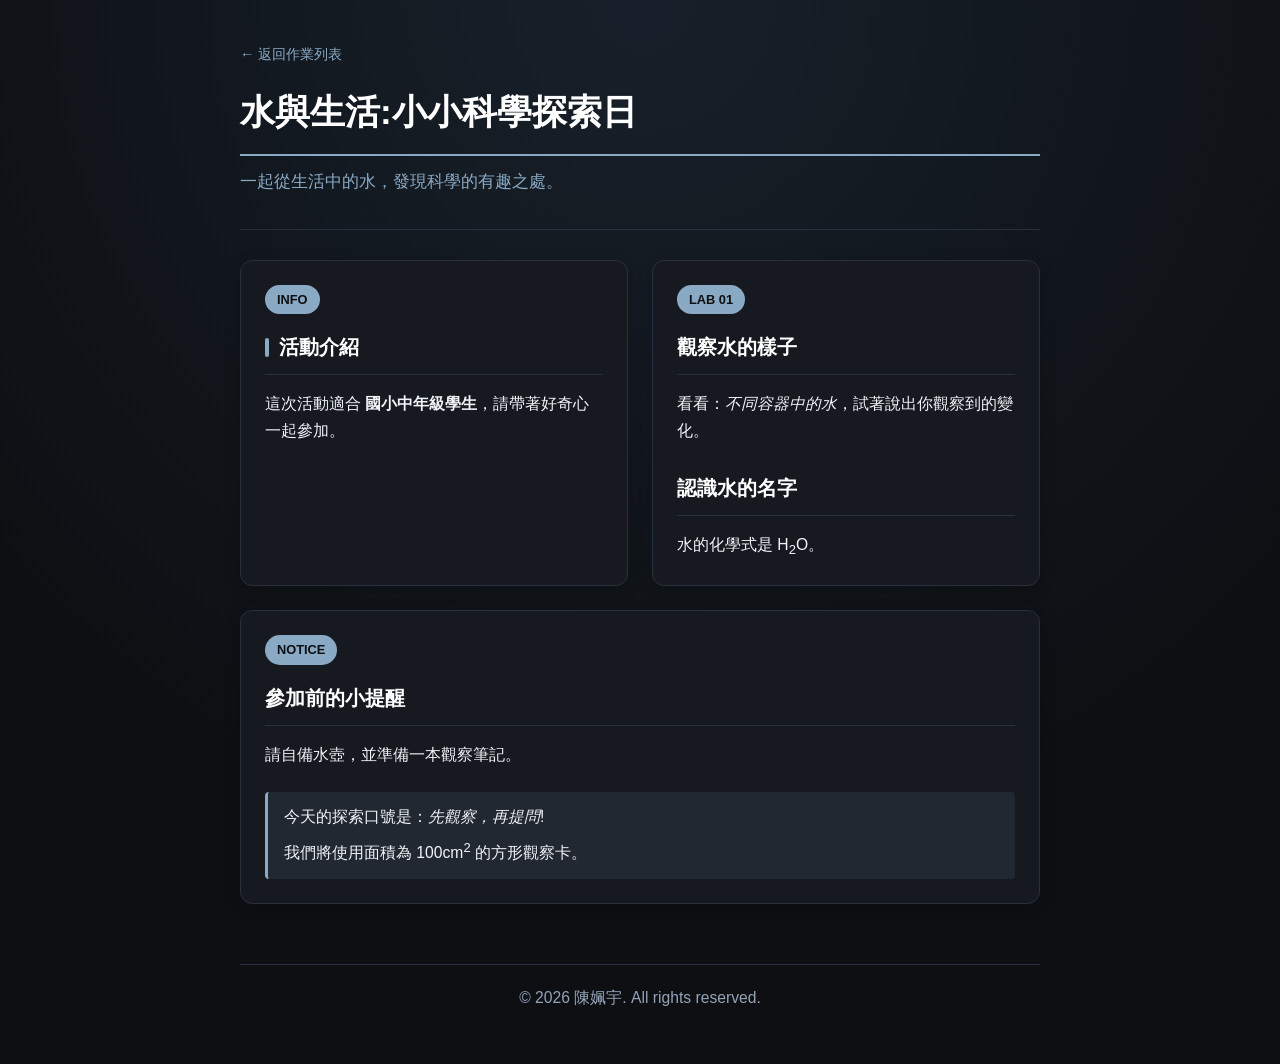
<file: 01-html-text-11317045.html>
<!DOCTYPE html>
<html lang="zh-Hant">
<head>
  <meta charset="UTF-8">
  <meta name="viewport" content="width=device-width, initial-scale=1.0">
  <title>水與生活:小小科學探索日</title>
  <link rel="stylesheet" href="style.css">
  <style>
    /* 學習單卡片網格佈局 */
    .worksheet-grid {
      display: grid;
      grid-template-columns: repeat(auto-fit, minmax(300px, 1fr));
      gap: 24px;
      margin-top: 24px;
    }

    /* 任務卡片樣式 */
    .task-card {
      background: var(--bg-card);
      border: 1px solid var(--border-color);
      border-radius: var(--radius-md);
      padding: 24px;
      display: flex;
      flex-direction: column;
      gap: 16px;
      box-shadow: 0 4px 15px rgba(0, 0, 0, 0.2);
    }

    /* 任務標籤 */
    .task-badge {
      display: inline-block;
      background: var(--color-primary);
      color: var(--bg-dark);
      font-size: 0.8rem;
      font-weight: bold;
      padding: 4px 12px;
      border-radius: 20px;
      align-self: flex-start;
    }

    .task-card h2, .task-card h3 {
      color: #ffffff;
      margin: 0;
      font-size: 1.25rem;
      border-bottom: 1px solid var(--border-color);
      padding-bottom: 10px;
    }

    .task-card p {
      color: var(--text-sub);
      line-height: 1.7;
      margin: 0;
    }

    /* 強調重點區塊 */
    .highlight-box {
      background: rgba(138, 169, 196, 0.1);
      border-left: 3px solid var(--color-primary);
      padding: 12px 16px;
      border-radius: 4px;
      margin-top: 8px;
    }

    /* 橫跨全寬的滿版卡片 */
    .task-card.full-width {
      grid-column: 1 / -1;
    }
  </style>
</head>
<body>
  <div class="container">
    
    <!-- 頂部頁籤與主標題 -->
    <header style="margin-bottom: 30px; border-bottom: 1px solid var(--border-color); padding-bottom: 20px;">
      <a href="homework.html" style="color: var(--color-primary); text-decoration: none; font-size: 0.9rem;">&larr; 返回作業列表</a>
      <h1 style="margin-top: 15px; font-size: 2.2rem; color: #ffffff;">水與生活:小小科學探索日</h1>
      <p style="color: var(--color-primary); font-size: 1.05rem; margin-top: 8px;">一起從生活中的水，發現科學的有趣之處。</p>
    </header>

    <!-- 學習單/探索任務看板網格 -->
    <div class="worksheet-grid">

      <!-- 卡片 1：活動介紹 -->
      <div class="task-card">
        <span class="task-badge">INFO</span>
        <h2>活動介紹</h2>
        <p>這次活動適合 <b>國小中年級學生</b>，請帶著好奇心一起參加。</p>
      </div>

      <!-- 卡片 2：科學探索任務 -->
      <div class="task-card">
        <span class="task-badge">LAB 01</span>
        <h3>觀察水的樣子</h3>
        <p>看看：<i>不同容器中的水</i>，試著說出你觀察到的變化。</p>

        <h3 style="margin-top: 10px;">認識水的名字</h3>
        <p>水的化學式是 H<sub>2</sub>O。</p>
      </div>

      <!-- 卡片 3：行前提醒與注意事項（橫跨全寬） -->
      <div class="task-card full-width">
        <span class="task-badge">NOTICE</span>
        <h3>參加前的小提醒</h3>
        <p>請自備水壺，並準備一本觀察筆記。</p>
        
        <div class="highlight-box">
          <p>今天的探索口號是：<i>先觀察，再提問</i>!</p>
          <p style="margin-top: 6px;">我們將使用面積為 100cm<sup>2</sup> 的方形觀察卡。</p>
        </div>
      </div>

    </div>

    <!-- 頁尾 -->
    <footer style="margin-top: 60px; text-align: center; color: var(--text-sub); font-size: 0.85rem; padding-top: 20px; border-top: 1px solid var(--border-color);">
      <p>&copy; 2026 陳姵宇. All rights reserved.</p>
    </footer>

  </div>
</body>
</html>
</file>
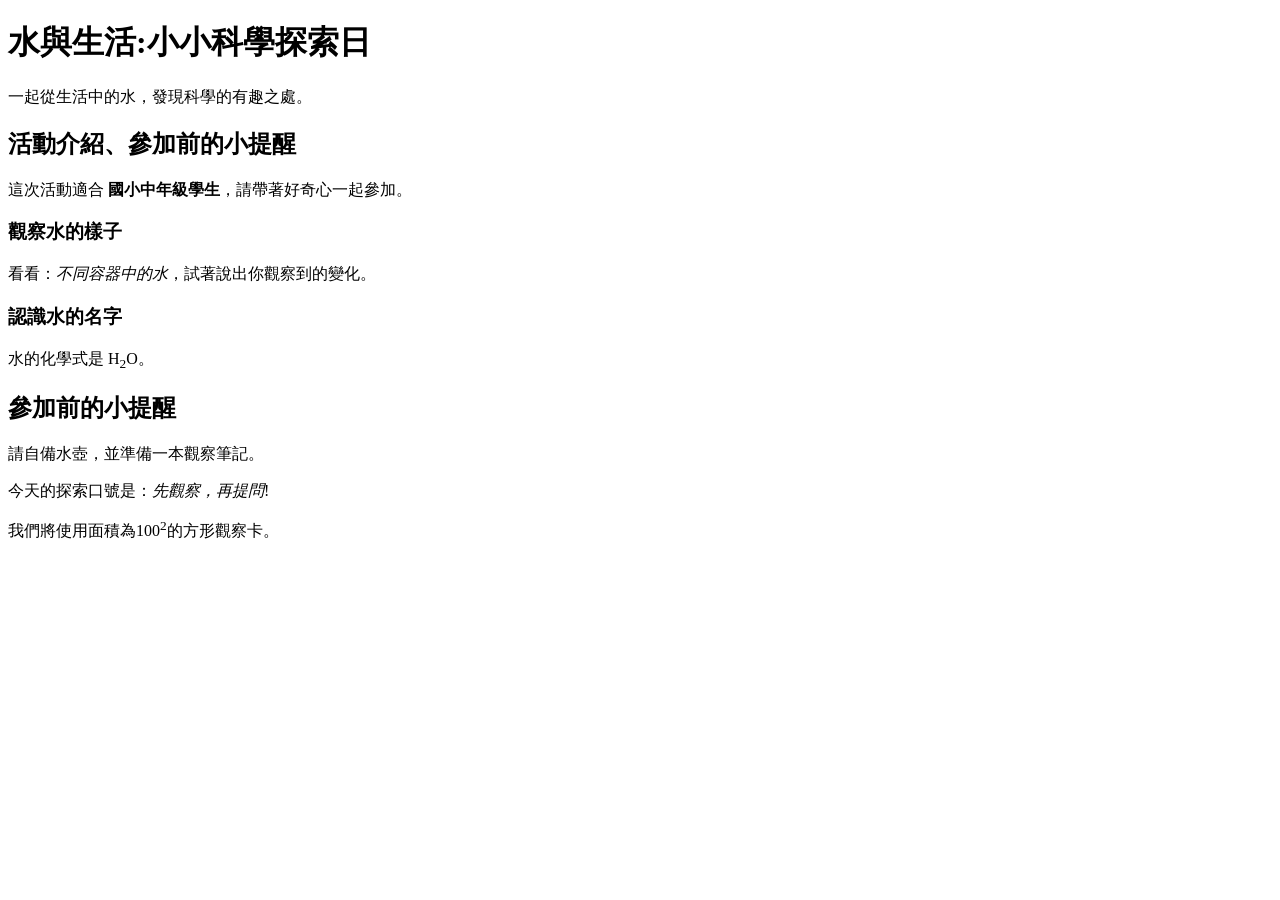
<file: 01-html-text.html>
<!DOCTYPE html>
<html lang="zh-Hant">
<head>
  <meta charset="UTF-8">
  <meta name="viewport" content="width=device-width, initial-scale=1.0">
  <title>小安的學習小站</title>
</head>
<body>
  <h1>水與生活:小小科學探索日</h1>
  <p>一起從生活中的水，發現科學的有趣之處。</p>

  <h2>活動介紹、參加前的小提醒</h2>
  <p>這次活動適合 <b>國小中年級學生</b>，請帶著好奇心一起參加。</p>

  <h3>觀察水的樣子</h3>
  <p>看看：<i>不同容器中的水</i>，試著說出你觀察到的變化。</p>
  <h3>認識水的名字</h3>
 <p>水的化學式是 H<sub>2</sub>O。</p>
  
  <h2>參加前的小提醒</h2>
   <p>請自備水壺，並準備一本觀察筆記。</p>
    <p>今天的探索口號是：<i>先觀察，再提問</i>!</p>
  <p>我們將使用面積為100<sup>2</sup>的方形觀察卡。</p>
</body>
</html>
</file>
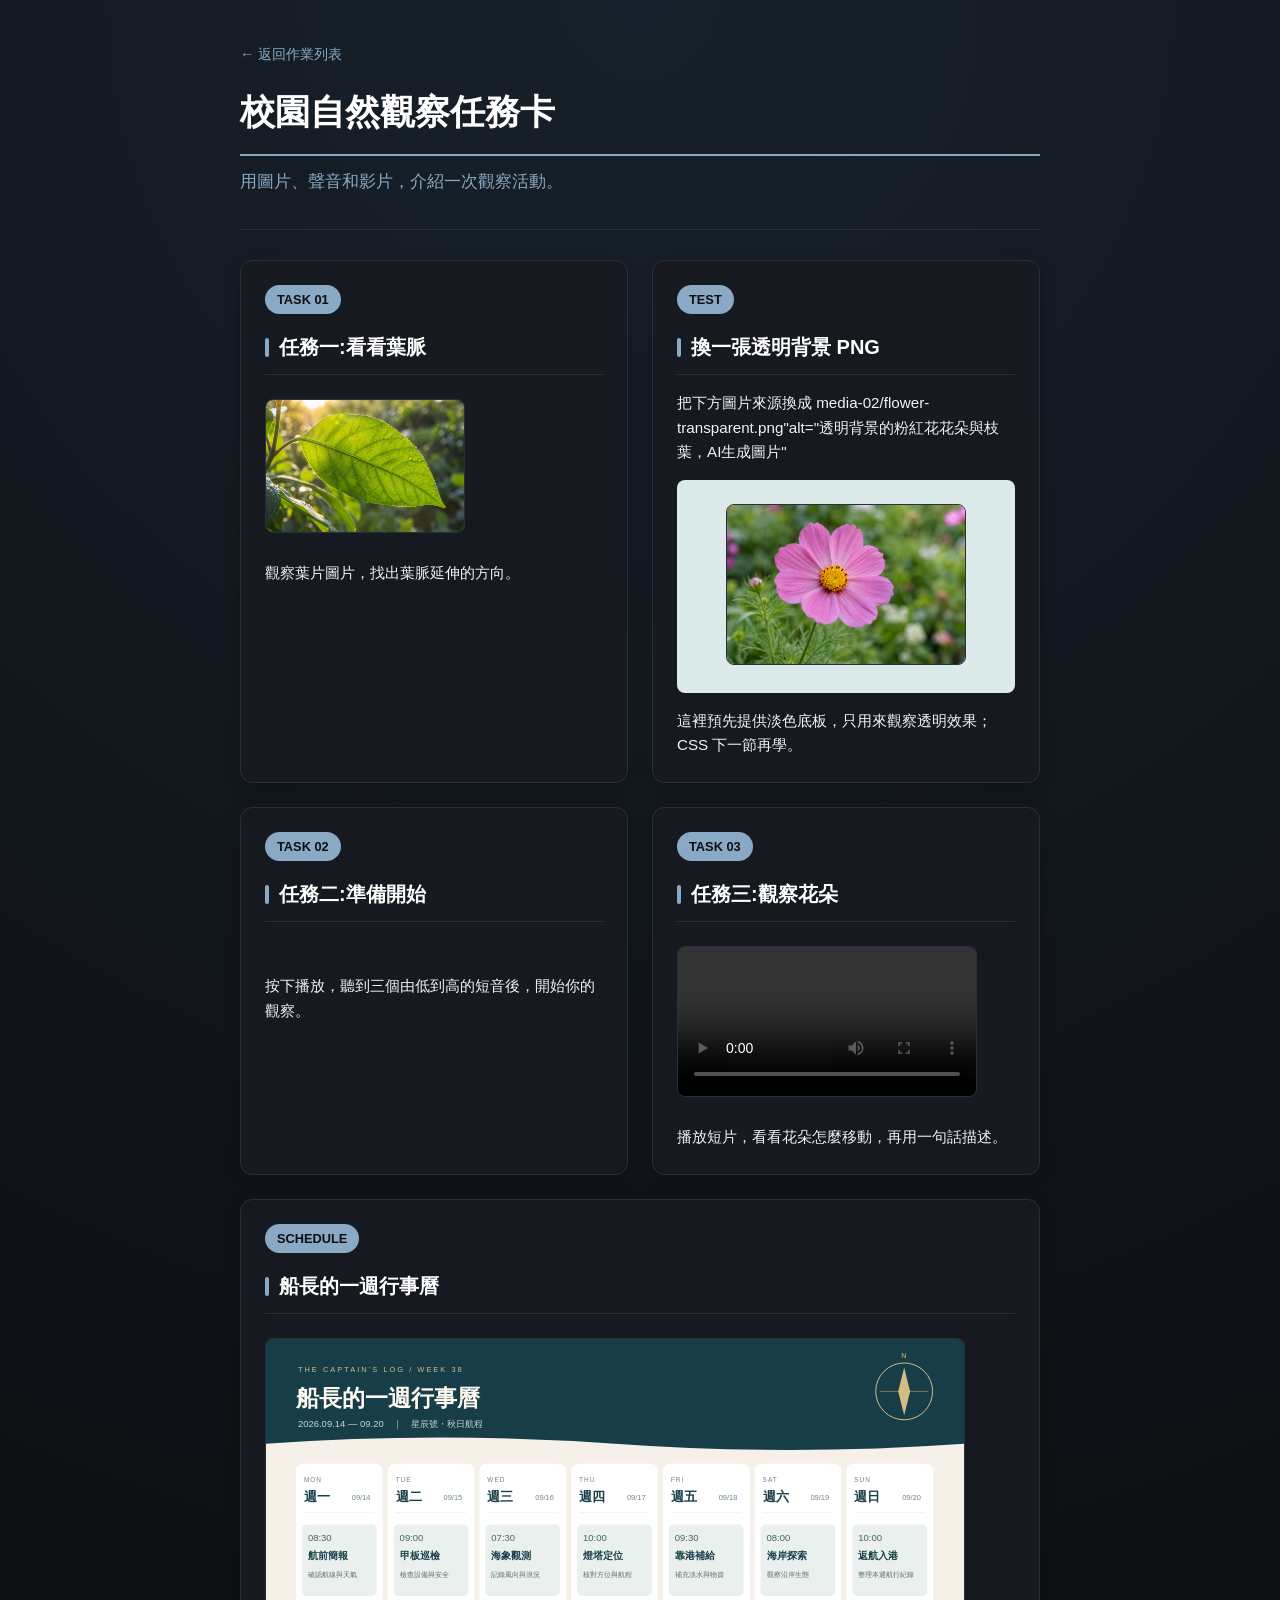
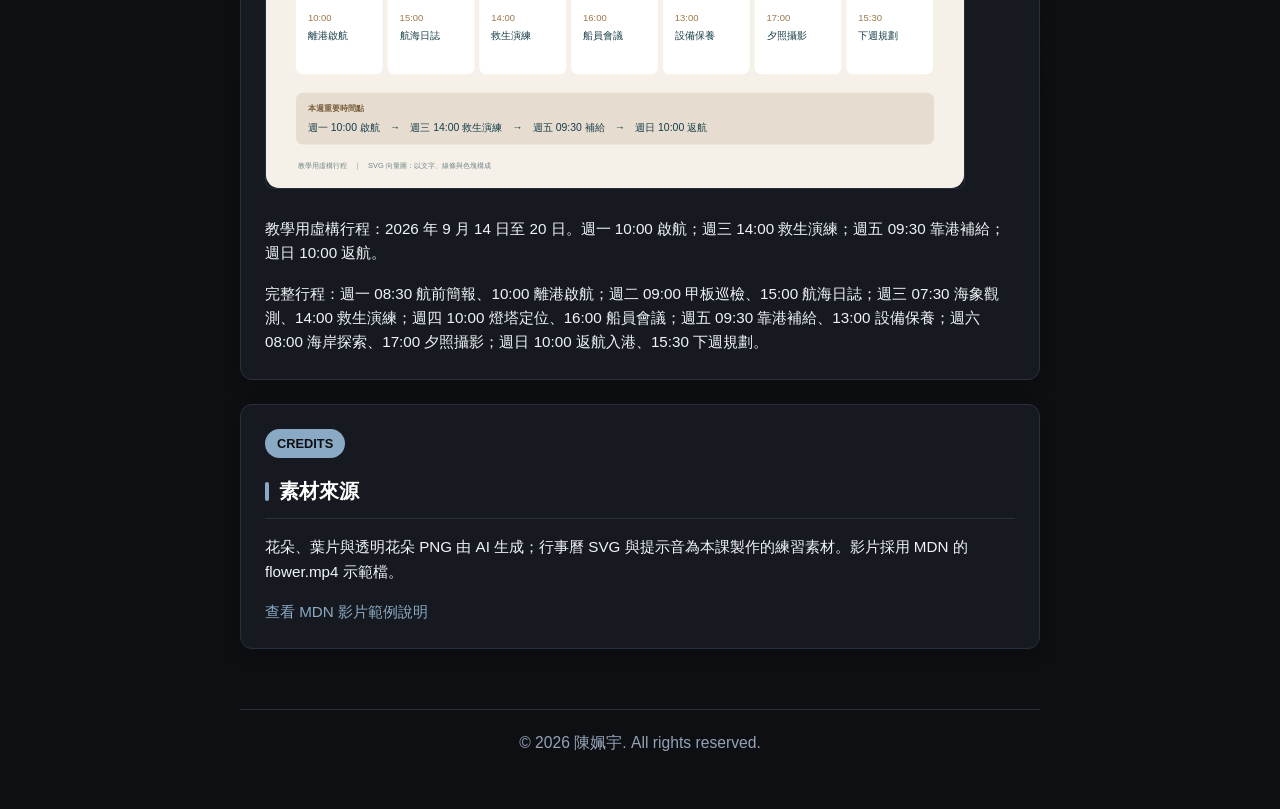
<file: 02-html-media-11317045.html>
<!DOCTYPE html>
<html lang="zh-Hant">
<head>
  <meta charset="UTF-8">
  <meta name="viewport" content="width=device-width, initial-scale=1.0">
  <title>校園自然觀察任務卡</title>
  <link rel="stylesheet" href="style.css">
  <style>
    /* 學習單看板網格佈局 */
    .worksheet-grid {
      display: grid;
      grid-template-columns: repeat(auto-fit, minmax(320px, 1fr));
      gap: 24px;
      margin-top: 24px;
    }

    /* 任務卡片基礎樣式 */
    .task-card {
      background: var(--bg-card);
      border: 1px solid var(--border-color);
      border-radius: var(--radius-md);
      padding: 24px;
      display: flex;
      flex-direction: column;
      gap: 16px;
      box-shadow: 0 4px 15px rgba(0, 0, 0, 0.2);
    }

    /* 任務標籤 */
    .task-badge {
      display: inline-block;
      background: var(--color-primary);
      color: var(--bg-dark);
      font-size: 0.8rem;
      font-weight: bold;
      padding: 4px 12px;
      border-radius: 20px;
      align-self: flex-start;
    }

    .task-card h2 {
      font-size: 1.25rem;
      color: #ffffff;
      margin: 0;
      border-bottom: 1px solid var(--border-color);
      padding-bottom: 10px;
    }

    .task-card p {
      color: var(--text-sub);
      font-size: 0.95rem;
      line-height: 1.6;
      margin: 0;
    }

    /* 多媒體元件滿寬化 */
    .task-card img, 
    .task-card video, 
    .task-card audio {
      max-width: 100%;
      height: auto;
      border-radius: 8px;
    }

    .task-card audio {
      width: 100%;
    }

    /* 橫跨全寬的滿版卡片（適合大圖、行事曆或補充資訊） */
    .task-card.full-width {
      grid-column: 1 / -1;
    }

    /* 透明 PNG 觀察區塊專用微調 */
    .transparent-demo-box {
      border-radius: 8px;
      display: flex;
      justify-content: center;
      align-items: center;
    }

    .transparent-demo-box img {
      max-width: 100%;
      height: auto;
    }

    /* 連結樣式優化 */
    .task-card a {
      color: var(--color-primary);
      text-decoration: none;
      word-break: break-all;
    }

    .task-card a:hover {
      text-decoration: underline;
    }
  </style>
</head>
<body>
  <div class="container">
    
    <!-- 頁頭標題區 -->
    <header style="margin-bottom: 30px; border-bottom: 1px solid var(--border-color); padding-bottom: 20px;">
      <a href="homework.html" style="color: var(--color-primary); text-decoration: none; font-size: 0.9rem;">&larr; 返回作業列表</a>
      <h1 style="margin-top: 15px; font-size: 2.2rem; color: #ffffff;">校園自然觀察任務卡</h1>
      <p style="color: var(--color-primary); font-size: 1.05rem; margin-top: 8px;">用圖片、聲音和影片，介紹一次觀察活動。</p>
    </header>

    <!-- 學習單/探索任務網格區域 -->
    <div class="worksheet-grid">

      <!-- 任務一：葉脈觀察 -->
      <div class="task-card">
        <span class="task-badge">TASK 01</span>
        <h2>任務一:看看葉脈</h2>
        <img src="media-02/leaf-photo.png" 清晨陽光透過綠色葉片，清楚呈現葉脈的AI生成圖="一朵粉紅色波斯菊與黃色花心的攝影風格 AI 生成圖片" width="200">
        <p>觀察葉片圖片，找出葉脈延伸的方向。</p>
      </div>

      <!-- 觀察區：透明背景 PNG -->
      <div class="task-card">
        <span class="task-badge">TEST</span>
        <h2>換一張透明背景 PNG</h2>
        <p>把下方圖片來源換成 media-02/flower-transparent.png"alt="透明背景的粉紅花花朵與枝葉，AI生成圖片"</p>
        <div class="transparent-demo-box" style="background-color: #dcebea; padding: 16px;">
          <img src="media-02/flower-photo.png" alt="粉紅色花朵的攝影風格 AI 圖片" width="240">
        </div>
        <p>這裡預先提供淡色底板，只用來觀察透明效果；CSS 下一節再學。</p>
      </div>

      <!-- 任務二：準備開始 (聲音) -->
      <div class="task-card">
        <span class="task-badge">TASK 02</span>
        <h2>任務二:準備開始</h2>
        <audio src="media-02/notice.wav" controls></audio>
        <p>按下播放，聽到三個由低到高的短音後，開始你的觀察。</p>
      </div>

      <!-- 任務三：觀察花朵 (影片) -->
      <div class="task-card">
        <span class="task-badge">TASK 03</span>
        <h2>任務三:觀察花朵</h2>
        <video src="media-02/flower.mp4" controls width="300"></video>
        <p>播放短片，看看花朵怎麼移動，再用一句話描述。</p>
      </div>

      <!-- 補充資料：船長的一週行事曆 (滿版大卡片) -->
      <div class="task-card full-width">
        <span class="task-badge">SCHEDULE</span>
        <h2>船長的一週行事曆</h2>
        <img src="media-02/captain-calendar.svg" alt="船長的一週行事曆，重點行程見下方文字" width="700">
        <p>教學用虛構行程：2026 年 9 月 14 日至 20 日。週一 10:00 啟航；週三 14:00 救生演練；週五 09:30 靠港補給；週日 10:00 返航。</p>
        <p>完整行程：週一 08:30 航前簡報、10:00 離港啟航；週二 09:00 甲板巡檢、15:00 航海日誌；週三 07:30 海象觀測、14:00 救生演練；週四 10:00 燈塔定位、16:00 船員會議；週五 09:30 靠港補給、13:00 設備保養；週六 08:00 海岸探索、17:00 夕照攝影；週日 10:00 返航入港、15:30 下週規劃。</p>
      </div>

      <!-- 素材來源 (滿版卡片) -->
      <div class="task-card full-width">
        <span class="task-badge">CREDITS</span>
        <h2>素材來源</h2>
        <p>花朵、葉片與透明花朵 PNG 由 AI 生成；行事曆 SVG 與提示音為本課製作的練習素材。影片採用 MDN 的 flower.mp4 示範檔。</p>
        <p><a href="https://developer.mozilla.org/en-US/docs/Web/HTML/Reference/Elements/video">查看 MDN 影片範例說明</a></p>
      </div>

    </div>

    <!-- 頁尾 -->
    <footer style="margin-top: 60px; text-align: center; color: var(--text-sub); font-size: 0.85rem; padding-top: 20px; border-top: 1px solid var(--border-color);">
      <p>&copy; 2026 陳姵宇. All rights reserved.</p>
    </footer>

  </div>
</body>
</html>
</file>
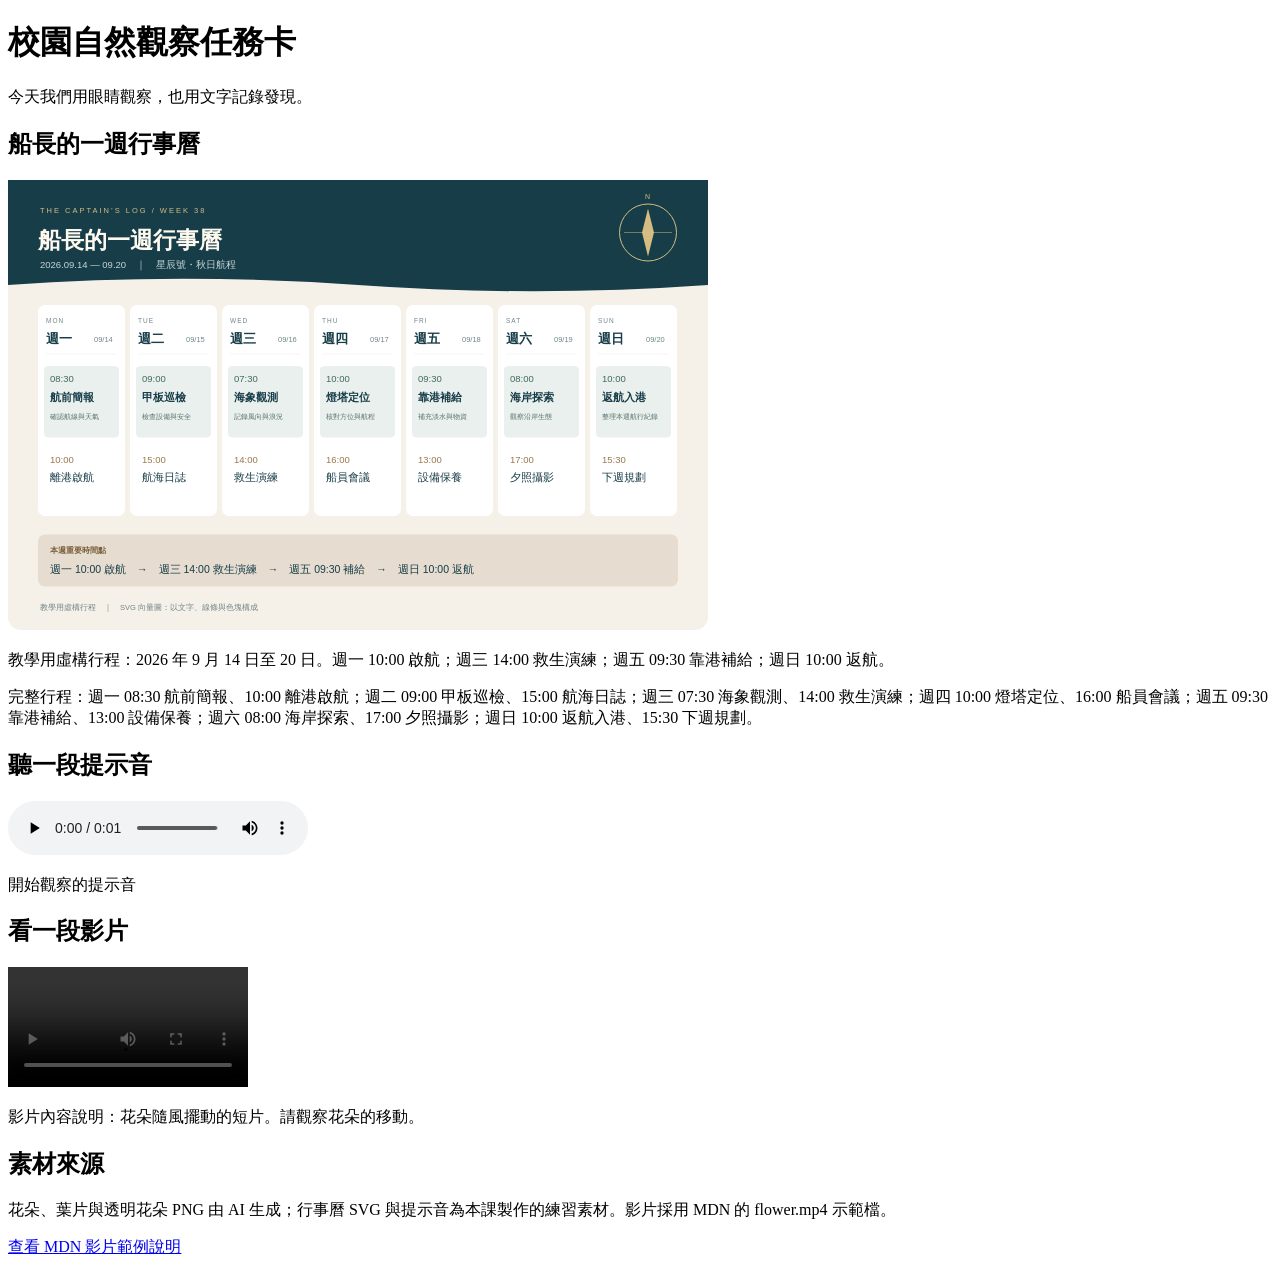
<file: 02-html-media.html>
<!DOCTYPE html>
<html lang="zh-Hant">
<head>
  <meta charset="UTF-8">
  <meta name="viewport" content="width=device-width, initial-scale=1.0">
  <title>校園自然觀察任務卡</title>
</head>
<body>
  <h1>校園自然觀察任務卡</h1>
  <p>今天我們用眼睛觀察，也用文字記錄發現。</p>

  <h2>船長的一週行事曆</h2>
  <img src="media-02/captain-calendar.svg" alt="船長的一週行事曆，重點行程見下方文字" width="700">
  <p>教學用虛構行程：2026 年 9 月 14 日至 20 日。週一 10:00 啟航；週三 14:00 救生演練；週五 09:30 靠港補給；週日 10:00 返航。</p>
  <p>完整行程：週一 08:30 航前簡報、10:00 離港啟航；週二 09:00 甲板巡檢、15:00 航海日誌；週三 07:30 海象觀測、14:00 救生演練；週四 10:00 燈塔定位、16:00 船員會議；週五 09:30 靠港補給、13:00 設備保養；週六 08:00 海岸探索、17:00 夕照攝影；週日 10:00 返航入港、15:30 下週規劃。</p>

  <h2>聽一段提示音</h2>
  <audio src="media-02/notice.wav" controls></audio>
  <p>開始觀察的提示音</p>

  <h2>看一段影片</h2>
  <video src="media-02/flower.mp4" controls width="240"></video>
  <p>影片內容說明：花朵隨風擺動的短片。請觀察花朵的移動。</p>

  <h2>素材來源</h2>
  <p>花朵、葉片與透明花朵 PNG 由 AI 生成；行事曆 SVG 與提示音為本課製作的練習素材。影片採用 MDN 的 flower.mp4 示範檔。</p>
  <p><a href="https://developer.mozilla.org/en-US/docs/Web/HTML/Reference/Elements/video">查看 MDN 影片範例說明</a></p>
</body>
</html>
</file>
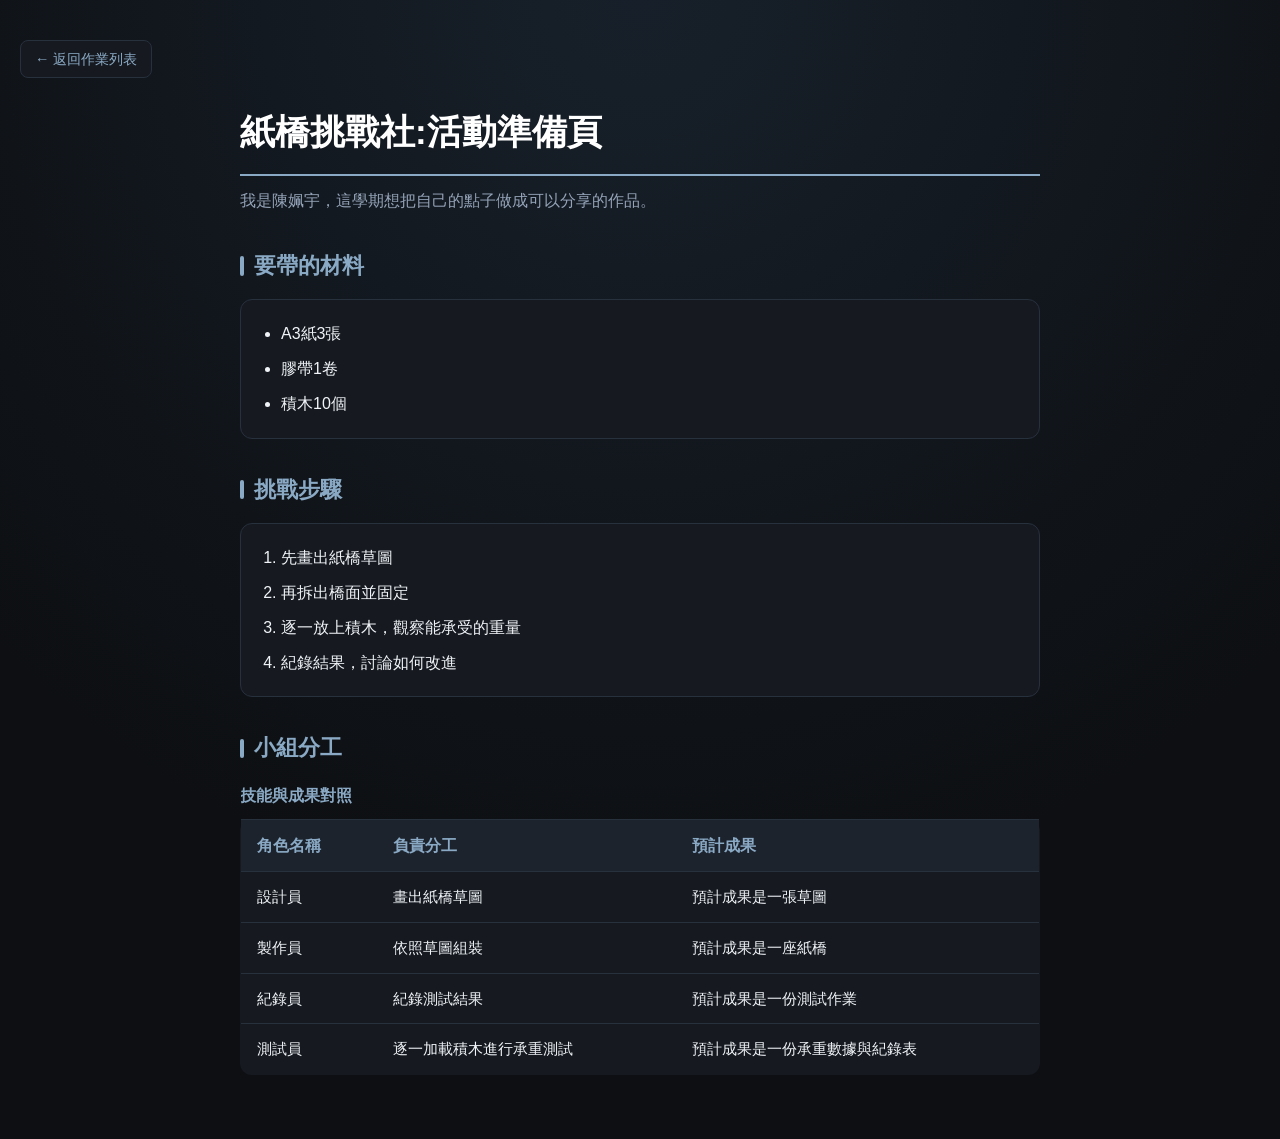
<file: 03-html-plan-11317045.html>
<!DOCTYPE html>
<html lang="zh-Hant">
<head>
  <meta charset="UTF-8">
  <meta name="viewport" content="width=device-width, initial-scale=1.0">
  <title>紙橋挑戰社:活動準備頁</title>
  <link rel="stylesheet" href="style.css">
</head>
<body>
  <a href="homework.html" class="nav-back">&larr; 返回作業列表</a>

  <h1>紙橋挑戰社:活動準備頁</h1>
  <p>我是陳姵宇，這學期想把自己的點子做成可以分享的作品。</p>

  <h2>要帶的材料</h2>
  <ul>
    <li>A3紙3張</li>
    <li>膠帶1卷</li>
    <li>積木10個</li>
  </ul>

  <h2>挑戰步驟</h2>
  <ol>
    <li>先畫出紙橋草圖</li>
    <li>再拆出橋面並固定</li>
    <li>逐一放上積木，觀察能承受的重量</li>
    <li>紀錄結果，討論如何改進</li>
  </ol>

  <h2>小組分工</h2>
  <table>
    <caption>技能與成果對照</caption>
    <thead>
      <tr>
        <th scope="col">角色名稱</th>
        <th scope="col">負責分工</th>
        <th scope="col">預計成果</th>
      </tr>
    </thead>
    <tbody>
      <tr>
        <td>設計員</td>
        <td>畫出紙橋草圖</td>
        <td>預計成果是一張草圖</td>
      </tr>
      <tr>
        <td>製作員</td>
        <td>依照草圖組裝</td>
        <td>預計成果是一座紙橋</td>
      </tr>
      <tr>
        <td>紀錄員</td>
        <td>紀錄測試結果</td>
        <td>預計成果是一份測試作業</td>
      </tr>
      <tr>
        <td>測試員</td>
        <td>逐一加載積木進行承重測試</td>
        <td>預計成果是一份承重數據與紀錄表</td>
      </tr>
    </tbody>
  </table>
</body>
</html>
</file>
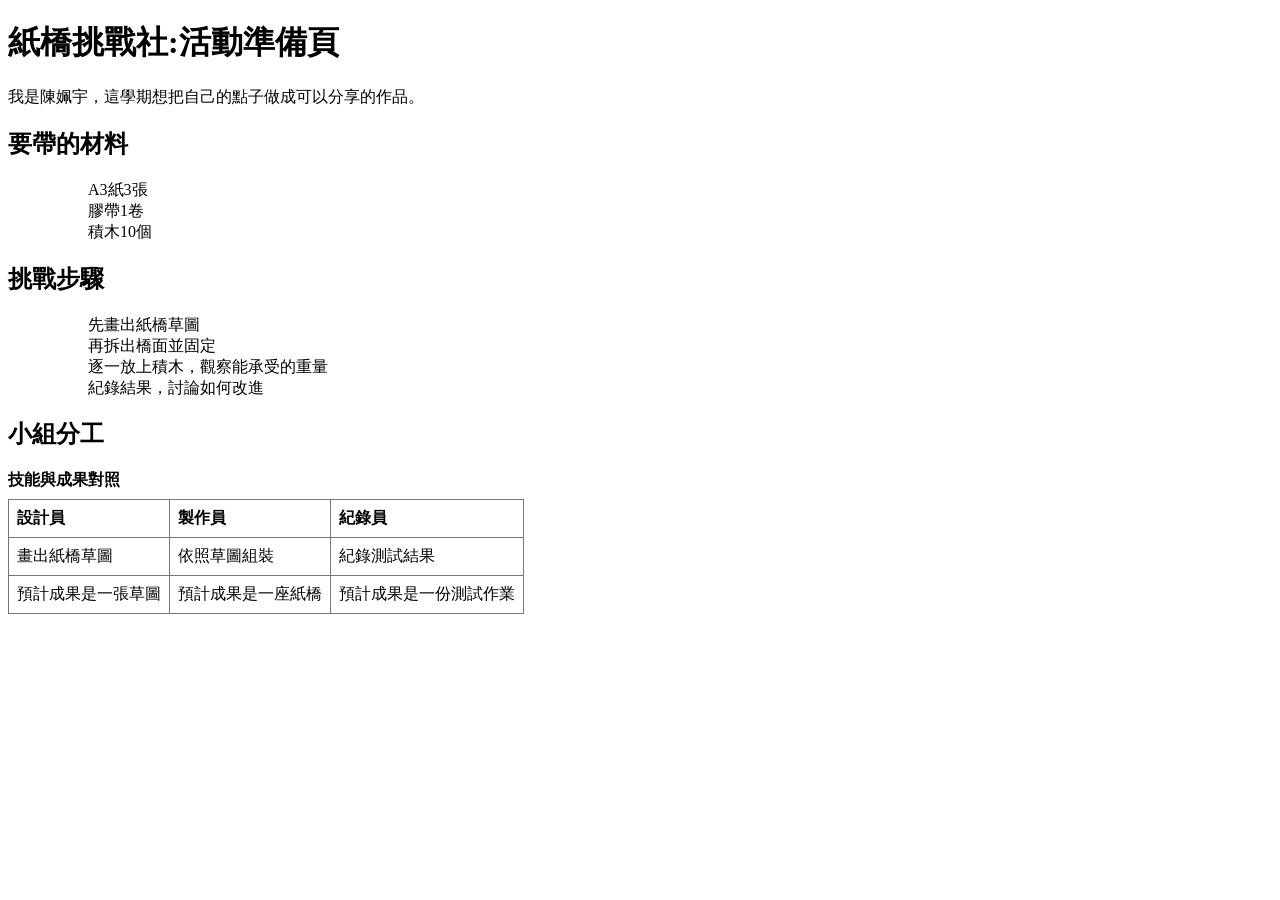
<file: 03-html-plan-11317045.html.html>
<!DOCTYPE html>
<html lang="zh-Hant">
<head>
  <meta charset="UTF-8">
  <meta name="viewport" content="width=device-width, initial-scale=1.0">
  <title>紙橋挑戰社:活動準備頁</title>
  <!-- 老師預先提供表格框線，方便辨認儲存格；本活動不用修改 CSS。 -->
  <style>
    table { border-collapse: collapse; }
    th, td { border: 1px solid #777; padding: 8px; text-align: left; }
    caption { text-align: left; font-weight: bold; margin-bottom: 8px; }
  </style>
</head>
<body>
  <h1>紙橋挑戰社:活動準備頁</h1>
  <p>我是陳姵宇，這學期想把自己的點子做成可以分享的作品。</p>

  <h2>要帶的材料</h2>
  <ul>
    <ul>A3紙3張</ul>
    <ul>膠帶1卷</ul>
    <ul>積木10個</ul>
  </ul>

  <h2>挑戰步驟</h2>
  <ol>
    <ol>先畫出紙橋草圖</ol>
    <ol>再拆出橋面並固定</ol>
    <ol>逐一放上積木，觀察能承受的重量</ol>
    <ol>紀錄結果，討論如何改進</ol>
  </ol>

  <h2>小組分工</h2>
  <table>
    <caption>技能與成果對照</caption>
    <thead>
      <tr>
        <th scope="col">設計員</th>
        <th scope="col">製作員</th>
        <th scope="col">紀錄員</th>
      </tr>
    </thead>
    <tbody>
      <tr>
        <td>畫出紙橋草圖</td>
        <td>依照草圖組裝</td>
        <td>紀錄測試結果</td>
      </tr>
      <tr>
        <td>預計成果是一張草圖</td>
        <td>預計成果是一座紙橋</td>
        <td>預計成果是一份測試作業</td>
      </tr>
    </tbody>
  </table>
</body>
</html>
</file>
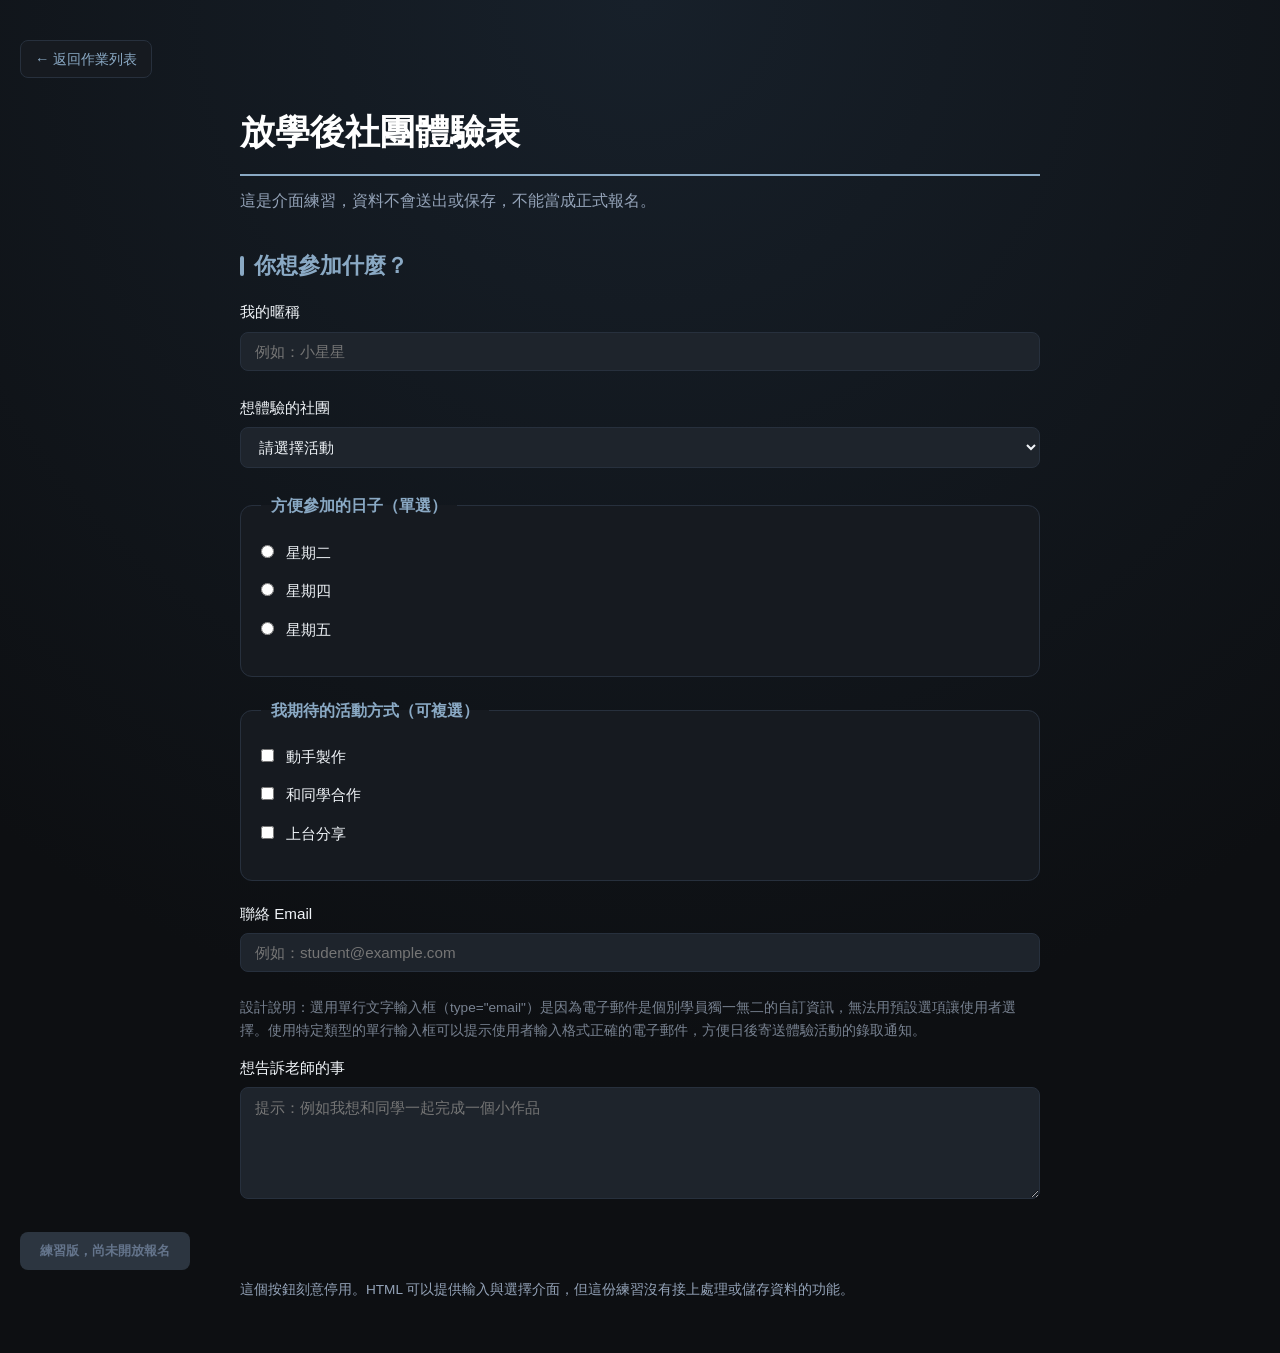
<file: 04-html-form-11317045.html>
<!DOCTYPE html>
<html lang="zh-Hant">
<head>
  <meta charset="UTF-8">
  <meta name="viewport" content="width=device-width, initial-scale=1.0">
  <title>放學後社團體驗表</title>
  <link rel="stylesheet" href="style.css">
</head>
<body>
  <a href="homework.html" class="nav-back">&larr; 返回作業列表</a>

  <h1>放學後社團體驗表</h1>
  <p>這是介面練習，資料不會送出或保存，不能當成正式報名。</p>

  <h2>你想參加什麼？</h2>
  <p>
    <label for="nickname">我的暱稱</label>
    <input id="nickname" name="nickname" type="text" placeholder="例如：小星星">
  </p>
  <p>
    <label for="workshop">想體驗的社團</label>
    <select id="workshop" name="workshop">
      <option value="">請選擇活動</option>
      <option value="story">故事劇場</option>
      <option value="drawing">科學手作</option>
      <option value="game">桌遊挑戰</option>
    </select>
  </p>

  <fieldset>
    <legend>方便參加的日子（單選）</legend>
    <p><label><input type="radio" name="session" value="Tuesday"> 星期二</label></p>
    <p><label><input type="radio" name="session" value="Thursday"> 星期四</label></p>
    <p><label><input type="radio" name="session" value="Friday"> 星期五</label></p>
  </fieldset>

  <fieldset>
    <legend>我期待的活動方式（可複選）</legend>
    <p><label><input type="checkbox" name="skills" value="ideas"> 動手製作</label></p>
    <p><label><input type="checkbox" name="skills" value="expression"> 和同學合作</label></p>
    <p><label><input type="checkbox" name="skills" value="expression"> 上台分享</label></p>
  </fieldset>

  <p>
    <label for="contact_email">聯絡 Email</label>
    <input id="contact_email" name="contact_email" type="email" placeholder="例如：student@example.com">
  </p>
  <p style="font-size: 0.85rem; color: #788291;">設計說明：選用單行文字輸入框（type="email"）是因為電子郵件是個別學員獨一無二的自訂資訊，無法用預設選項讓使用者選擇。使用特定類型的單行輸入框可以提示使用者輸入格式正確的電子郵件，方便日後寄送體驗活動的錄取通知。</p>

  <p>
    <label for="message">想告訴老師的事</label><br>
    <textarea id="message" name="message" rows="5" placeholder="提示：例如我想和同學一起完成一個小作品"></textarea>
  </p>

  <button type="button" disabled>練習版，尚未開放報名</button>
  <p style="font-size: 0.85rem; margin-top: 8px;">這個按鈕刻意停用。HTML 可以提供輸入與選擇介面，但這份練習沒有接上處理或儲存資料的功能。</p>
</body>
</html>
</file>
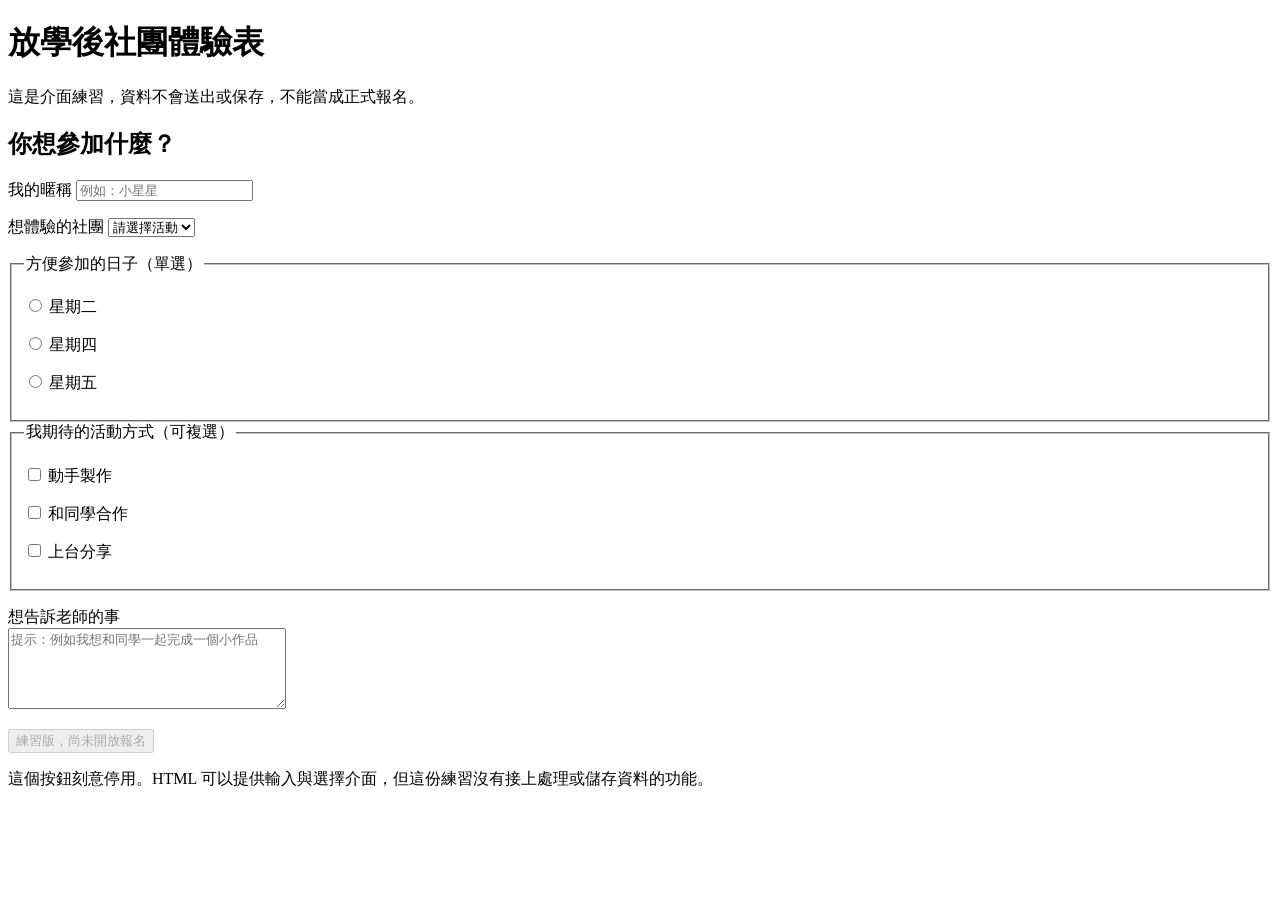
<file: 04-html-form-11317045.html.html>
<!DOCTYPE html>
<html lang="zh-Hant">
<head>
  <meta charset="UTF-8">
  <meta name="viewport" content="width=device-width, initial-scale=1.0">
  <title>放學後社團體驗表</title>
</head>
<body>
  <h1>放學後社團體驗表</h1>
  <p>這是介面練習，資料不會送出或保存，不能當成正式報名。</p>
  <!-- 本次使用獨立表單元件練習；沒有提交表單，也沒有資料儲存功能。 -->
  <h2>你想參加什麼？</h2>
  <p>
    <label for="nickname">我的暱稱</label>
    <input id="nickname" name="nickname" type="text" placeholder="例如：小星星">
  </p>
  <p>
    <label for="workshop">想體驗的社團</label>
    <select id="workshop" name="workshop">
      <option value="">請選擇活動</option>
      <option value="story">故事劇場</option>
      <option value="drawing">科學手作</option>
      <option value="drawing">桌遊挑戰</option>

    </select>
  </p>
  <fieldset>
    <legend>方便參加的日子（單選）</legend>
    <p><label><input type="radio" name="session" value="Tuesday"> 星期二</label></p>
    <p><label><input type="radio" name="session" value="Thursday"> 星期四</label></p>
 <p><label><input type="radio" name="session" value="Friday"> 星期五</label></p>
  </fieldset>
  <fieldset>
    <legend>我期待的活動方式（可複選）</legend>
    <p><label><input type="checkbox" name="skills" value="ideas"> 動手製作</label></p>
    <p><label><input type="checkbox" name="skills" value="expression"> 和同學合作</label></p>
    <p><label><input type="checkbox" name="skills" value="expression"> 上台分享</label></p>
  </fieldset>
  <p>
    <label for="message">想告訴老師的事</label><br>
    <textarea id="message" name="message" rows="5" cols="32" placeholder="提示：例如我想和同學一起完成一個小作品"></textarea>
  </p>
  <button type="button" disabled>練習版，尚未開放報名</button>
  <p>這個按鈕刻意停用。HTML 可以提供輸入與選擇介面，但這份練習沒有接上處理或儲存資料的功能。</p>
</body>
</html>
</file>
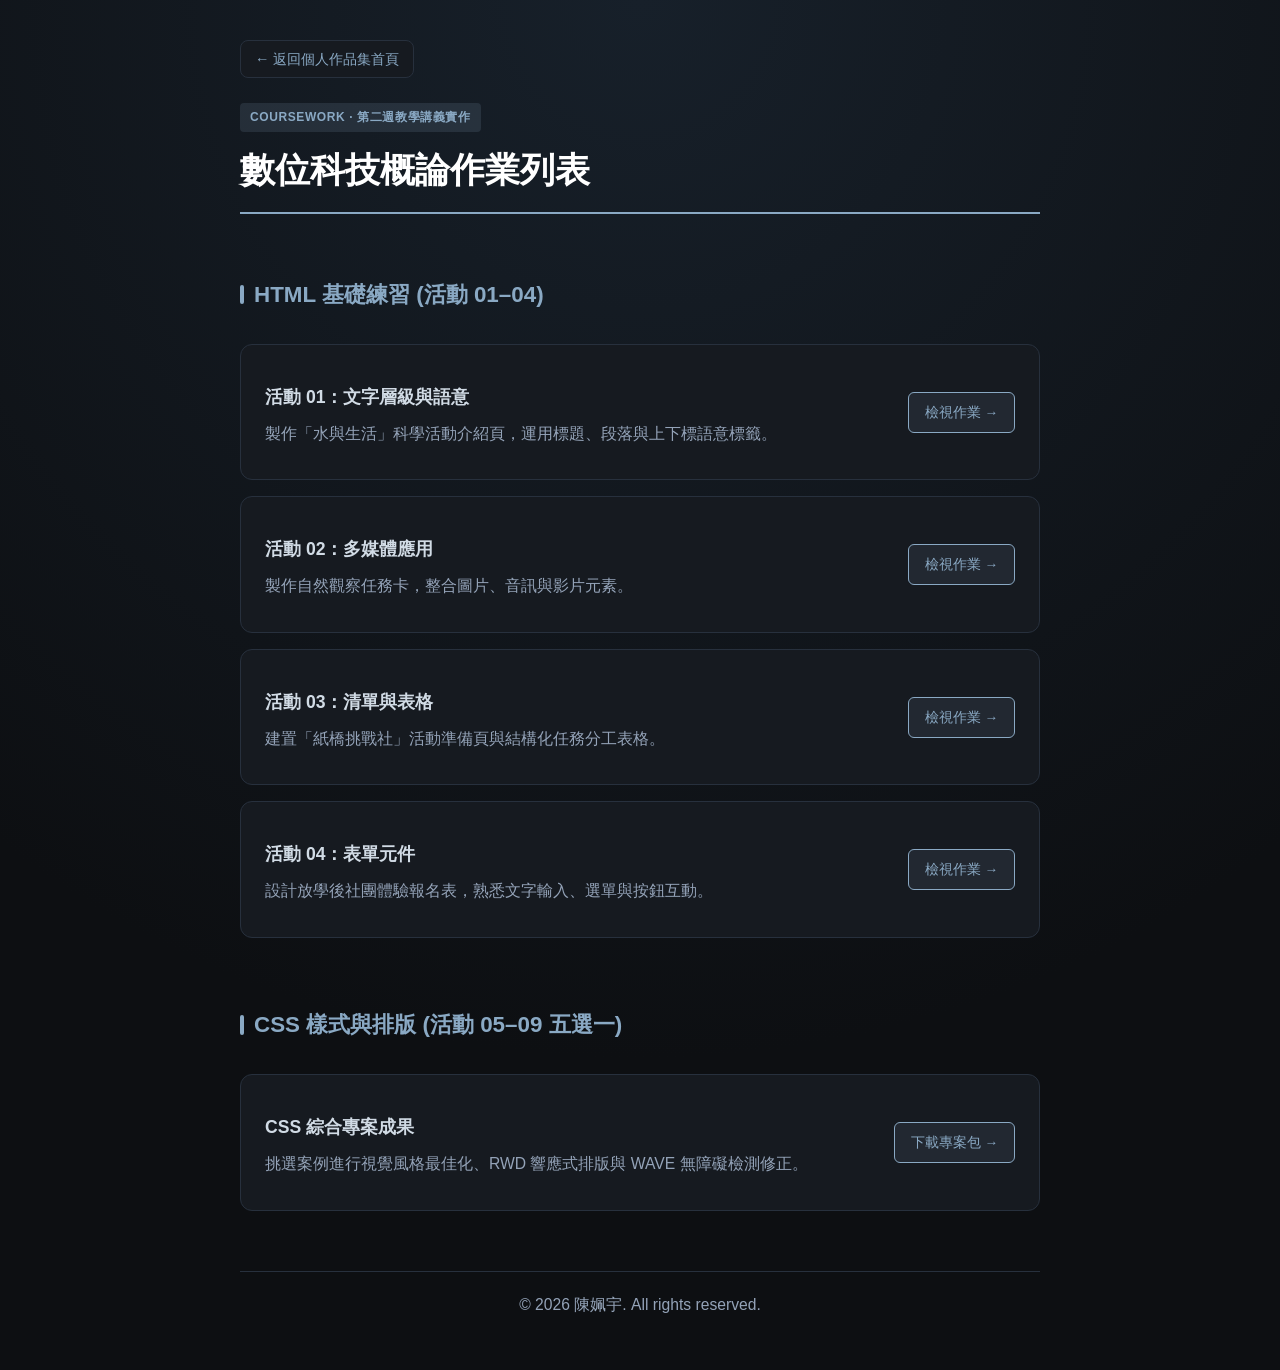
<file: homework.html>
<!DOCTYPE html>
<html lang="zh-TW">
<head>
    <meta charset="UTF-8">
    <meta name="viewport" content="width=device-width, initial-scale=1.0">
    <title>數位科技概論作業列表 | 陳姵宇 Peiyu Chen</title>
    <link rel="stylesheet" href="style.css">
    <style>
        .tag {
            display: inline-block;
            font-size: 0.75rem;
            font-weight: 700;
            padding: 4px 10px;
            border-radius: 4px;
            background: rgba(138, 169, 196, 0.15);
            color: var(--color-primary);
            letter-spacing: 0.05em;
            margin-bottom: 8px;
        }

        .assignment-group {
            margin-bottom: 36px;
            display: flex;
            flex-direction: column;
            gap: 16px;
        }

        .assignment-card {
            background: var(--bg-card);
            border: 1px solid var(--border-color);
            border-radius: var(--radius-md);
            padding: 20px 24px;
            display: flex;
            justify-content: space-between;
            align-items: center;
            transition: all 0.3s ease;
        }

        .assignment-card:hover {
            transform: translateY(-3px);
            border-color: var(--color-primary);
            box-shadow: 0 4px 20px rgba(0,0,0,0.4);
        }

        .assignment-link {
            font-size: 0.85rem;
            color: var(--color-primary);
            text-decoration: none;
            padding: 8px 16px;
            background: rgba(138, 169, 196, 0.1);
            border: 1px solid var(--color-primary);
            border-radius: 6px;
            transition: all 0.2s ease;
            white-space: nowrap;
            margin-left: 20px;
        }

        .assignment-link:hover {
            background: var(--color-primary);
            color: var(--bg-dark);
        }

        footer {
            margin-top: 60px;
            text-align: center;
            color: var(--color-text-sub);
            font-size: 0.85rem;
            padding-top: 20px;
            border-top: 1px solid var(--border-color);
        }

        @media (max-width: 768px) {
            .assignment-card {
                flex-direction: column;
                align-items: flex-start;
                gap: 16px;
            }
            .assignment-link {
                margin-left: 0;
                width: 100%;
                text-align: center;
            }
        }
    </style>
</head>
<body>

    <div class="container">
        <a href="index.html" class="nav-back">&larr; 返回個人作品集首頁</a>

        <header style="margin-bottom: 30px;">
            <span class="tag">COURSEWORK · 第二週教學講義實作</span>
            <h1>數位科技概論作業列表</h1>
        </header>

        <div class="assignment-group">
            <h2>HTML 基礎練習 (活動 01–04)</h2>

            <div class="assignment-card">
                <div>
                    <h3>活動 01：文字層級與語意</h3>
                    <p>製作「水與生活」科學活動介紹頁，運用標題、段落與上下標語意標籤。</p>
                </div>
                <a href="01-html-text-11317045.html" target="_blank" class="assignment-link">檢視作業 &rarr;</a>
            </div>

            <div class="assignment-card">
                <div>
                    <h3>活動 02：多媒體應用</h3>
                    <p>製作自然觀察任務卡，整合圖片、音訊與影片元素。</p>
                </div>
                <a href="02-html-media-11317045.html" target="_blank" class="assignment-link">檢視作業 &rarr;</a>
            </div>

            <div class="assignment-card">
                <div>
                    <h3>活動 03：清單與表格</h3>
                    <p>建置「紙橋挑戰社」活動準備頁與結構化任務分工表格。</p>
                </div>
                <a href="03-html-plan-11317045.html" target="_blank" class="assignment-link">檢視作業 &rarr;</a>
            </div>

            <div class="assignment-card">
                <div>
                    <h3>活動 04：表單元件</h3>
                    <p>設計放學後社團體驗報名表，熟悉文字輸入、選單與按鈕互動。</p>
                </div>
                <a href="04-html-form-11317045.html" target="_blank" class="assignment-link">檢視作業 &rarr;</a>
            </div>
        </div>

        <div class="assignment-group">
            <h2>CSS 樣式與排版 (活動 05–09 五選一)</h2>

            <div class="assignment-card">
                <div>
                    <h3>CSS 綜合專案成果</h3>
                    <p>挑選案例進行視覺風格最佳化、RWD 響應式排版與 WAVE 無障礙檢測修正。</p>
                </div>
                <a href="CSS-活動專案.zip" download class="assignment-link">下載專案包 &rarr;</a>
            </div>
        </div>

        <footer>
            <p>&copy; 2026 陳姵宇. All rights reserved.</p>
        </footer>
    </div>

</body>
</html>
</file>
<file: style.css>
/* =========================================================
   極致深黑 × 莫蘭迪藍 全站統一樣式庫 (style.css)
   ========================================================= */

/* 1. 全局變數與重置 */
:root {
  --bg-dark: #0d0f12;           /* 深黑背景 */
  --bg-card: #161a20;           /* 卡片與容器背景 */
  --bg-input: #1e242c;          /* 輸入框背景 */
  --color-primary: #8aa9c4;      /* 主莫蘭迪藍 */
  --color-accent: #5a7d9a;       /* 次要莫蘭迪藍/懸浮色 */
  --color-text-main: #f0f4f8;    /* 主要白字 */
  --color-text-sub: #94a3b8;     /* 次要灰字 */
  --border-color: #27303d;       /* 邊框線條 */
  --radius-sm: 8px;
  --radius-md: 12px;
  --transition-speed: 0.25s;
}

* {
  box-sizing: border-box;
  margin: 0;
  padding: 0;
}

body {
  font-family: -apple-system, BlinkMacSystemFont, "Segoe UI", Roboto, "Helvetica Neue", Arial, sans-serif;
  background-color: var(--bg-dark);
  background-image: radial-gradient(circle at 50% 0%, #17202a 0%, var(--bg-dark) 70%);
  color: var(--color-text-main);
  line-height: 1.7;
  padding: 40px 20px;
  min-height: 100vh;
}

/* 容器寬度限制 */
.container, body > h1, body > p, body > h2, body > ul, body > ol, body > table, body > div, body > fieldset, body > button {
  max-width: 800px;
  margin-left: auto;
  margin-right: auto;
}

/* 2. 標題與語意標籤美化 */
h1 {
  font-size: 2.2rem;
  color: #ffffff;
  margin-bottom: 12px;
  border-bottom: 2px solid var(--color-primary);
  padding-bottom: 12px;
}

h2 {
  font-size: 1.4rem;
  color: var(--color-primary);
  margin-top: 32px;
  margin-bottom: 14px;
  display: flex;
  align-items: center;
}

h2::before {
  content: "";
  display: inline-block;
  width: 4px;
  height: 1.2rem;
  background-color: var(--color-primary);
  margin-right: 10px;
  border-radius: 2px;
}

h3 {
  font-size: 1.1rem;
  color: #d1dbe5;
  margin-top: 18px;
  margin-bottom: 8px;
}

p {
  color: var(--color-text-sub);
  margin-bottom: 12px;
  font-size: 0.98rem;
}

/* 頂部返回導覽按鈕 */
.nav-back {
  display: inline-block;
  color: var(--color-primary);
  text-decoration: none;
  font-size: 0.9rem;
  margin-bottom: 24px;
  padding: 6px 14px;
  background: var(--bg-card);
  border: 1px solid var(--border-color);
  border-radius: var(--radius-sm);
  transition: all var(--transition-speed) ease;
}

.nav-back:hover {
  background: var(--color-primary);
  color: var(--bg-dark);
}

/* 3. 清單美化 (UL & OL) */
ul, ol {
  background: var(--bg-card);
  border: 1px solid var(--border-color);
  padding: 20px 20px 20px 40px;
  border-radius: var(--radius-md);
  margin-bottom: 20px;
}

li {
  color: var(--color-text-main);
  margin-bottom: 8px;
}

li:last-child {
  margin-bottom: 0;
}

/* 4. 表格美化 (Table) */
table {
  width: 100%;
  border-collapse: collapse;
  background: var(--bg-card);
  border-radius: var(--radius-md);
  overflow: hidden;
  border: 1px solid var(--border-color);
  margin-bottom: 24px;
}

caption {
  text-align: left;
  font-weight: bold;
  color: var(--color-primary);
  margin-bottom: 10px;
}

th {
  background-color: #1c232d;
  color: var(--color-primary);
  font-weight: 600;
  padding: 12px 16px;
  text-align: left;
  border-bottom: 1px solid var(--border-color);
}

td {
  padding: 12px 16px;
  border-bottom: 1px solid var(--border-color);
  color: var(--color-text-main);
  font-size: 0.95rem;
}

tr:last-child td {
  border-bottom: none;
}

tr:hover td {
  background-color: rgba(138, 169, 196, 0.05);
}

/* 5. 表單元件美化 (Form Controls) */
fieldset {
  background: var(--bg-card);
  border: 1px solid var(--border-color);
  border-radius: var(--radius-md);
  padding: 20px;
  margin-bottom: 20px;
}

legend {
  color: var(--color-primary);
  font-weight: 600;
  padding: 0 10px;
}

label {
  color: var(--color-text-main);
  font-size: 0.95rem;
}

input[type="text"], input[type="email"], select, textarea {
  width: 100%;
  padding: 10px 14px;
  background-color: var(--bg-input);
  border: 1px solid var(--border-color);
  border-radius: var(--radius-sm);
  color: var(--color-text-main);
  font-size: 0.95rem;
  margin-top: 6px;
  margin-bottom: 12px;
  transition: border-color var(--transition-speed) ease;
}

input[type="text"]:focus, input[type="email"]:focus, select:focus, textarea:focus {
  outline: none;
  border-color: var(--color-primary);
}

input[type="radio"], input[type="checkbox"] {
  accent-color: var(--color-primary);
  margin-right: 8px;
}

button {
  background-color: var(--color-primary);
  color: var(--bg-dark);
  font-weight: 600;
  padding: 10px 20px;
  border: none;
  border-radius: var(--radius-sm);
  cursor: pointer;
  transition: all var(--transition-speed) ease;
}

button:disabled {
  background-color: #2c3540;
  color: #64748b;
  cursor: not-allowed;
}

/* 6. 多媒體元件 (Media Controls) */
img, video {
  max-width: 100%;
  border-radius: var(--radius-sm);
  border: 1px solid var(--border-color);
  margin-top: 8px;
  margin-bottom: 12px;
}

audio {
  width: 100%;
  margin-top: 8px;
  margin-bottom: 12px;
  border-radius: 30px;
}

/* 連結標籤 */
a {
  color: var(--color-primary);
  transition: color var(--transition-speed) ease;
}

a:hover {
  color: #adc7de;
}
</file>
